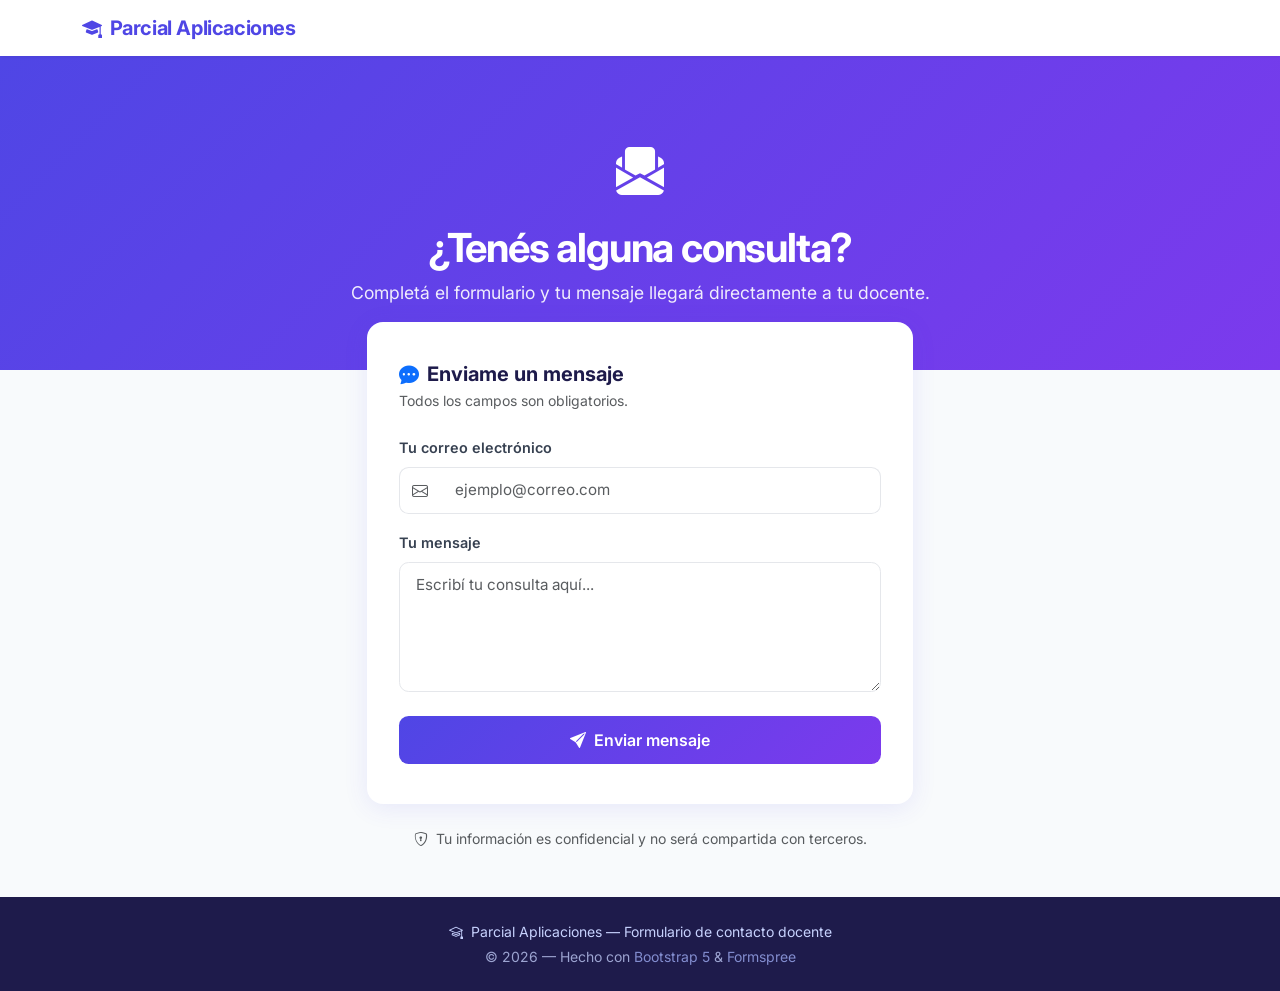
<file: index.html>
<!DOCTYPE html>
<html lang="es">
<head>
  <meta charset="UTF-8" />
  <meta name="viewport" content="width=device-width, initial-scale=1.0" />
  <meta name="description" content="Formulario de contacto para estudiantes. Envíale un mensaje directo a tu docente." />
  <title>Contacto Docente | Parcial Aplicaciones</title>

  <!-- Bootstrap 5 CSS -->
  <link
    rel="stylesheet"
    href="https://cdn.jsdelivr.net/npm/bootstrap@5.3.3/dist/css/bootstrap.min.css"
    integrity="sha384-QWTKZyjpPEjISv5WaRU9OFeRpok6YctnYmDr5pNlyT2bRjXh0JMhjY6hW+ALEwIH"
    crossorigin="anonymous"
  />
  <!-- Bootstrap Icons -->
  <link
    rel="stylesheet"
    href="https://cdn.jsdelivr.net/npm/bootstrap-icons@1.11.3/font/bootstrap-icons.min.css"
  />
  <!-- Google Fonts -->
  <link rel="preconnect" href="https://fonts.googleapis.com" />
  <link rel="preconnect" href="https://fonts.gstatic.com" crossorigin />
  <link
    href="https://fonts.googleapis.com/css2?family=Inter:wght@400;500;600;700&display=swap"
    rel="stylesheet"
  />

  <style>
    :root {
      --primary: #4f46e5;
      --primary-dark: #4338ca;
      --primary-light: #eef2ff;
    }

    body {
      font-family: 'Inter', sans-serif;
      background-color: #f8fafc;
      min-height: 100vh;
      display: flex;
      flex-direction: column;
    }

    /* ── Navbar ── */
    .navbar {
      background: #ffffff;
      box-shadow: 0 1px 4px rgba(0, 0, 0, 0.08);
    }
    .navbar-brand {
      font-weight: 700;
      color: var(--primary) !important;
      font-size: 1.25rem;
      letter-spacing: -0.02em;
    }

    /* ── Hero ── */
    .hero {
      background: linear-gradient(135deg, var(--primary) 0%, #7c3aed 100%);
      color: #fff;
      padding: 5rem 0 4rem;
    }
    .hero h1 {
      font-size: 2.5rem;
      font-weight: 700;
      letter-spacing: -0.03em;
    }
    .hero p {
      font-size: 1.1rem;
      opacity: 0.9;
    }
    .hero-icon {
      font-size: 3rem;
      margin-bottom: 1rem;
      display: block;
    }

    /* ── Card ── */
    .contact-card {
      background: #ffffff;
      border: none;
      border-radius: 1rem;
      box-shadow: 0 4px 24px rgba(79, 70, 229, 0.10);
      padding: 2.5rem 2rem;
      margin-top: -3rem;
      position: relative;
      z-index: 10;
    }

    /* ── Form ── */
    .form-label {
      font-weight: 600;
      font-size: 0.9rem;
      color: #374151;
    }
    .form-control {
      border-radius: 0.6rem;
      border: 1.5px solid #e5e7eb;
      padding: 0.7rem 1rem;
      font-size: 0.95rem;
      transition: border-color 0.2s, box-shadow 0.2s;
    }
    .form-control:focus {
      border-color: var(--primary);
      box-shadow: 0 0 0 3px rgba(79, 70, 229, 0.15);
    }
    textarea.form-control {
      resize: vertical;
      min-height: 130px;
    }

    /* ── Button ── */
    .btn-send {
      background: linear-gradient(135deg, var(--primary) 0%, #7c3aed 100%);
      border: none;
      border-radius: 0.6rem;
      color: #fff;
      font-weight: 600;
      font-size: 1rem;
      padding: 0.75rem 2rem;
      transition: opacity 0.2s, transform 0.15s;
    }
    .btn-send:hover {
      opacity: 0.92;
      transform: translateY(-1px);
      color: #fff;
    }
    .btn-send:active {
      transform: translateY(0);
    }

    /* ── Success / Error alerts ── */
    .alert-dismissible .btn-close { font-size: 0.8rem; }

    /* ── Footer ── */
    footer {
      background: #1e1b4b;
      color: #c7d2fe;
      font-size: 0.875rem;
      margin-top: auto;
    }
    footer a {
      color: #a5b4fc;
      text-decoration: none;
    }
    footer a:hover { color: #fff; }
  </style>
</head>
<body>

  <!-- ── Navbar ── -->
  <nav class="navbar navbar-expand-lg sticky-top">
    <div class="container">
      <a class="navbar-brand" href="#">
        <i class="bi bi-mortarboard-fill me-2"></i>Parcial Aplicaciones
      </a>
    </div>
  </nav>

  <!-- ── Hero ── -->
  <section class="hero text-center">
    <div class="container">
      <span class="hero-icon"><i class="bi bi-envelope-paper-fill"></i></span>
      <h1>¿Tenés alguna consulta?</h1>
      <p class="mt-2 mb-0">
        Completá el formulario y tu mensaje llegará directamente a tu docente.
      </p>
    </div>
  </section>

  <!-- ── Main content ── -->
  <main class="container pb-5 flex-grow-1">
    <div class="row justify-content-center">
      <div class="col-12 col-md-8 col-lg-6">

        <!-- Alert zona (se muestra tras submit) -->
        <div id="form-success" class="alert alert-success alert-dismissible fade mt-4" role="alert" style="display:none !important;">
          <i class="bi bi-check-circle-fill me-2"></i>
          <strong>¡Mensaje enviado!</strong> Te responderé a la brevedad.
          <button type="button" class="btn-close" data-bs-dismiss="alert" aria-label="Cerrar"></button>
        </div>

        <!-- Card del formulario -->
        <div class="contact-card">
          <h2 class="fs-5 fw-700 mb-1" style="font-weight:700; color:#1e1b4b;">
            <i class="bi bi-chat-dots-fill me-2 text-primary"></i>Enviame un mensaje
          </h2>
          <p class="text-muted small mb-4">Todos los campos son obligatorios.</p>

          <form
            id="contact-form"
            action="https://formspree.io/f/xeevwapo"
            method="POST"
          >
            <!-- Email -->
            <div class="mb-3">
              <label for="email" class="form-label">Tu correo electrónico</label>
              <div class="input-group">
                <span class="input-group-text bg-white border-end-0" style="border-radius:0.6rem 0 0 0.6rem; border:1.5px solid #e5e7eb;">
                  <i class="bi bi-envelope text-muted"></i>
                </span>
                <input
                  type="email"
                  id="email"
                  name="email"
                  class="form-control border-start-0"
                  placeholder="ejemplo@correo.com"
                  style="border-radius:0 0.6rem 0.6rem 0;"
                  required
                />
              </div>
            </div>

            <!-- Mensaje -->
            <div class="mb-4">
              <label for="message" class="form-label">Tu mensaje</label>
              <textarea
                id="message"
                name="message"
                class="form-control"
                placeholder="Escribí tu consulta aquí..."
                required
              ></textarea>
            </div>

            <!-- Submit -->
            <div class="d-grid">
              <button type="submit" class="btn btn-send" id="submit-btn">
                <i class="bi bi-send-fill me-2"></i>Enviar mensaje
              </button>
            </div>
          </form>
        </div>

        <!-- Info extra -->
        <div class="text-center mt-4 text-muted small">
          <i class="bi bi-shield-lock me-1"></i>
          Tu información es confidencial y no será compartida con terceros.
        </div>

      </div>
    </div>
  </main>

  <!-- ── Footer ── -->
  <footer class="py-4">
    <div class="container text-center">
      <p class="mb-1">
        <i class="bi bi-mortarboard me-1"></i>
        Parcial Aplicaciones &mdash; Formulario de contacto docente
      </p>
      <p class="mb-0 opacity-75">
        &copy; <span id="year"></span> &mdash; Hecho con
        <a href="https://getbootstrap.com" target="_blank" rel="noopener">Bootstrap 5</a>
        &amp; <a href="https://formspree.io" target="_blank" rel="noopener">Formspree</a>
      </p>
    </div>
  </footer>

  <!-- Bootstrap 5 JS -->
  <script
    src="https://cdn.jsdelivr.net/npm/bootstrap@5.3.3/dist/js/bootstrap.bundle.min.js"
    integrity="sha384-YvpcrYf0tY3lHB60NNkmXc4s9bIOgUxi8T/jzmEbvH/X/RP5q2/XMGjEhXZzHr"
    crossorigin="anonymous"
  ></script>

  <script>
    // Año dinámico en el footer
    document.getElementById('year').textContent = new Date().getFullYear();

    // Feedback visual mientras envía
    const form = document.getElementById('contact-form');
    const btn  = document.getElementById('submit-btn');

    form.addEventListener('submit', function () {
      btn.disabled = true;
      btn.innerHTML = '<span class="spinner-border spinner-border-sm me-2" role="status"></span>Enviando...';
    });
  </script>
</body>
</html>
</file>
